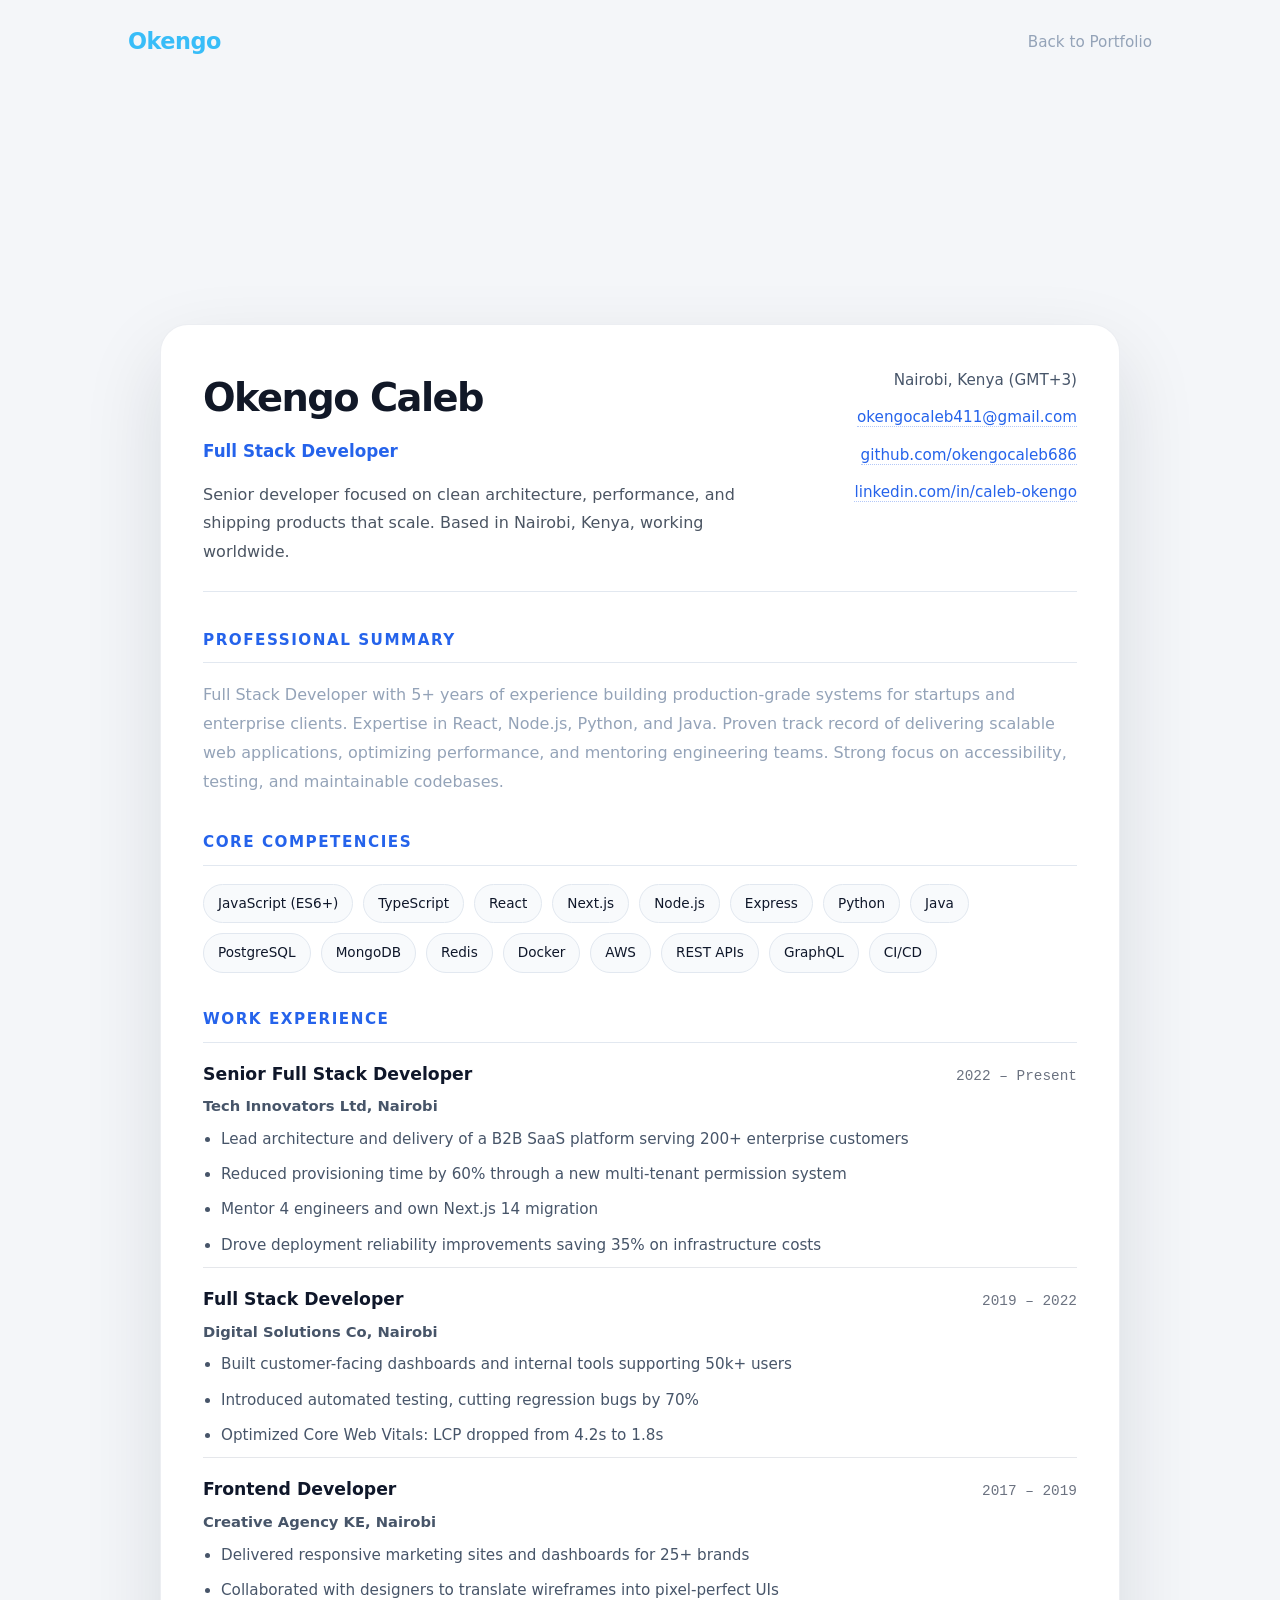
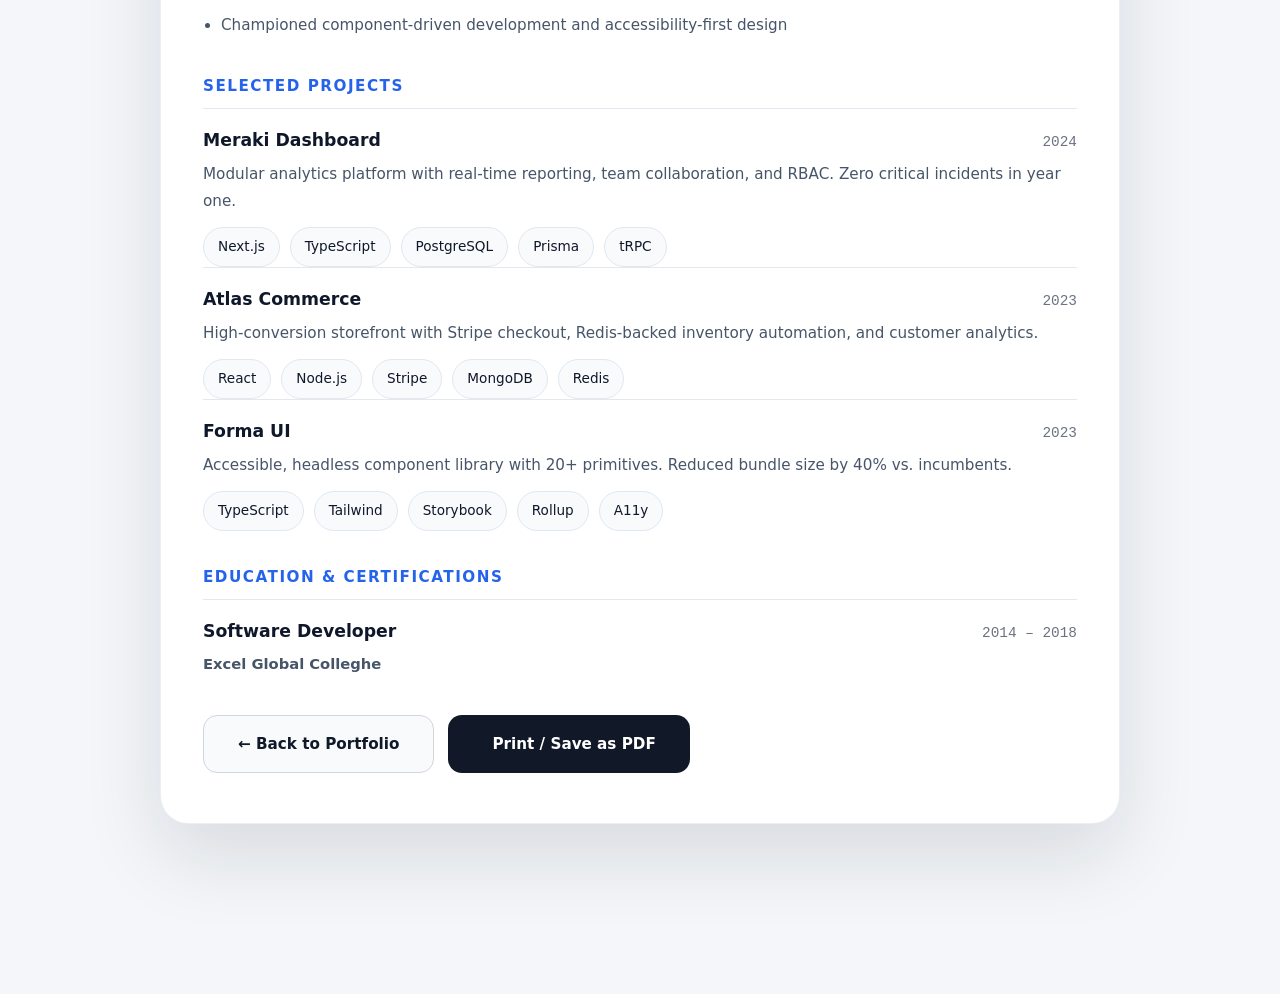
<file: resume.html>
<!DOCTYPE html>
<html lang="en">
<head>
  <meta charset="UTF-8">
  <meta name="viewport" content="width=device-width, initial-scale=1.0">
  <title>Okengo Caleb – Resume</title>
  <link rel="stylesheet" href="style.css">
  <style>
    body {
      background: #f4f6f9;
      color: #1f2937;
    }

    nav {
      position: relative;
      background: transparent;
      padding: 24px 10%;
      box-shadow: none;
      border-bottom: none;
    }

    .resume-container {
      max-width: 960px;
      margin: 120px auto 60px;
      padding: 42px 42px 50px;
      background: #ffffff;
      border-radius: 28px;
      box-shadow: 0 32px 80px rgba(15, 23, 42, 0.12);
      border: 1px solid rgba(148, 163, 184, 0.18);
    }

    .resume-header {
      display: grid;
      grid-template-columns: 1fr auto;
      gap: 32px;
      align-items: start;
      margin-bottom: 36px;
      padding-bottom: 24px;
      border-bottom: 1px solid #e2e8f0;
    }

    .resume-header h1 {
      font-size: 2.4rem;
      font-weight: 800;
      letter-spacing: -0.04em;
      margin-bottom: 8px;
      color: #111827;
    }

    .resume-header .role {
      color: #2563eb;
      font-weight: 600;
      font-size: 1.05rem;
      margin-bottom: 14px;
    }

    .resume-header p {
      color: #4b5563;
      max-width: 560px;
      line-height: 1.8;
    }

    .resume-meta {
      text-align: right;
      font-size: 0.95rem;
      color: #475569;
      line-height: 1.8;
    }

    .resume-meta a {
      color: #2563eb;
      text-decoration: none;
      border-bottom: 1px dotted rgba(37, 99, 235, 0.35);
    }

    .resume-meta div {
      margin-bottom: 10px;
    }

    .resume-section {
      margin-bottom: 34px;
    }

    .resume-section h2 {
      font-size: 0.95rem;
      text-transform: uppercase;
      letter-spacing: 1.5px;
      color: #2563eb;
      border-bottom: 1px solid #e2e8f0;
      padding-bottom: 10px;
      margin-bottom: 18px;
      font-weight: 700;
    }

    .resume-item {
      padding-top: 18px;
      border-top: 1px solid #e5e7eb;
    }

    .resume-item:first-of-type {
      border-top: none;
      padding-top: 0;
    }

    .resume-item-header {
      display: flex;
      justify-content: space-between;
      align-items: baseline;
      gap: 16px;
      flex-wrap: wrap;
      margin-bottom: 6px;
    }

    .resume-item-header h3 {
      font-size: 1.08rem;
      font-weight: 700;
      color: #0f172a;
    }

    .resume-item-header .date {
      font-size: 0.9rem;
      color: #6b7280;
      font-family: ui-monospace, SFMono-Regular, Menlo, Monaco, Consolas, 'Liberation Mono', 'Courier New', monospace;
    }

    .resume-item .company {
      color: #475569;
      font-weight: 600;
      font-size: 0.92rem;
      margin-bottom: 8px;
    }

    .resume-item p,
    .resume-item ul {
      color: #475569;
      font-size: 0.95rem;
      line-height: 1.8;
    }

    .resume-item ul {
      padding-left: 18px;
      margin-top: 8px;
    }

    .resume-item li {
      margin-bottom: 8px;
    }

    .resume-skills {
      display: flex;
      flex-wrap: wrap;
      gap: 10px;
      margin-top: 12px;
    }

    .resume-skills span {
      padding: 8px 14px;
      background: #f8fafc;
      border: 1px solid #e2e8f0;
      border-radius: 999px;
      font-size: 0.85rem;
      color: #0f172a;
    }

    .resume-actions {
      margin-top: 40px;
      display: flex;
      gap: 14px;
      justify-content: flex-start;
    }

    .btn-visual.primary {
      background: #111827;
      color: #fff;
      box-shadow: none;
    }

    .btn-visual.primary:hover {
      transform: translateY(-2px);
      background: #1f2937;
      box-shadow: 0 14px 30px rgba(15, 23, 42, 0.12);
    }

    .btn-visual.secondary {
      background: #f8fafc;
      color: #111827;
      border: 1px solid #d1d5db;
      backdrop-filter: none;
    }

    .btn-visual.secondary:hover {
      color: #2563eb;
      border-color: #2563eb;
      background: #eef2ff;
      transform: translateY(-2px);
    }

    @media (max-width: 900px) {
      .resume-header {
        grid-template-columns: 1fr;
      }

      .resume-meta {
        text-align: left;
      }
    }

    @media print {
      body { background: #fff; color: #000; }
      nav, .no-print { display: none !important; }
      .resume-container { box-shadow: none; border: none; margin: 0; padding: 0; }
      .resume-item { border-color: #ddd; }
    }
  </style>
</head>
<body>
  <nav id="navbar">
    <h2 class="brand">Okengo</h2>
    <div class="nav-right">
      <div class="nav-links" id="navLinks">
        <a href="index.html">Back to Portfolio</a>
      </div>
    </div>
  </nav>

  <section style="padding-top: 120px;">
    <div class="resume-container">
      <div class="resume-header">
        <div>
          <h1>Okengo Caleb</h1>
          <p class="role">Full Stack Developer</p>
          <p>
            Senior developer focused on clean architecture, performance, and shipping products that scale. Based in Nairobi, Kenya, working worldwide.
          </p>
        </div>
        <div class="resume-meta">
        <div>Nairobi, Kenya (GMT+3)</div>
        <div><a href="mailto:okengocaleb411@gmail.com">okengocaleb411@gmail.com</a></div>
        <div><a href="https://github.com/okengocaleb686">github.com/okengocaleb686</a></div>
        <div><a href="https://ke.linkedin.com/in/caleb-okengo-623826327?trk=public_profile_samename-profile">linkedin.com/in/caleb-okengo</a></div>
      </div>
    </div>

    <div class="resume-section">
      <h2>Professional Summary</h2>
      <p style="color: var(--text-muted); line-height: 1.8;">
        Full Stack Developer with 5+ years of experience building production-grade systems for startups and enterprise clients. Expertise in React, Node.js, Python, and Java. Proven track record of delivering scalable web applications, optimizing performance, and mentoring engineering teams. Strong focus on accessibility, testing, and maintainable codebases.
      </p>
    </div>

    <div class="resume-section">
      <h2>Core Competencies</h2>
      <div class="resume-skills">
        <span>JavaScript (ES6+)</span>
        <span>TypeScript</span>
        <span>React</span>
        <span>Next.js</span>
        <span>Node.js</span>
        <span>Express</span>
        <span>Python</span>
        <span>Java</span>
        <span>PostgreSQL</span>
        <span>MongoDB</span>
        <span>Redis</span>
        <span>Docker</span>
        <span>AWS</span>
        <span>REST APIs</span>
        <span>GraphQL</span>
        <span>CI/CD</span>
      </div>
    </div>

    <div class="resume-section">
      <h2>Work Experience</h2>

      <div class="resume-item">
        <div class="resume-item-header">
          <h3>Senior Full Stack Developer</h3>
          <span class="date">2022 – Present</span>
        </div>
        <div class="company">Tech Innovators Ltd, Nairobi</div>
        <ul>
          <li>Lead architecture and delivery of a B2B SaaS platform serving 200+ enterprise customers</li>
          <li>Reduced provisioning time by 60% through a new multi-tenant permission system</li>
          <li>Mentor 4 engineers and own Next.js 14 migration</li>
          <li>Drove deployment reliability improvements saving 35% on infrastructure costs</li>
        </ul>
      </div>

      <div class="resume-item">
        <div class="resume-item-header">
          <h3>Full Stack Developer</h3>
          <span class="date">2019 – 2022</span>
        </div>
        <div class="company">Digital Solutions Co, Nairobi</div>
        <ul>
          <li>Built customer-facing dashboards and internal tools supporting 50k+ users</li>
          <li>Introduced automated testing, cutting regression bugs by 70%</li>
          <li>Optimized Core Web Vitals: LCP dropped from 4.2s to 1.8s</li>
        </ul>
      </div>

      <div class="resume-item">
        <div class="resume-item-header">
          <h3>Frontend Developer</h3>
          <span class="date">2017 – 2019</span>
        </div>
        <div class="company">Creative Agency KE, Nairobi</div>
        <ul>
          <li>Delivered responsive marketing sites and dashboards for 25+ brands</li>
          <li>Collaborated with designers to translate wireframes into pixel-perfect UIs</li>
          <li>Championed component-driven development and accessibility-first design</li>
        </ul>
      </div>
    </div>

    <div class="resume-section">
      <h2>Selected Projects</h2>
      <div class="resume-item">
        <div class="resume-item-header">
          <h3>Meraki Dashboard</h3>
          <span class="date">2024</span>
        </div>
        <p>Modular analytics platform with real-time reporting, team collaboration, and RBAC. Zero critical incidents in year one.</p>
        <div class="resume-skills">
          <span>Next.js</span><span>TypeScript</span><span>PostgreSQL</span><span>Prisma</span><span>tRPC</span>
        </div>
      </div>
      <div class="resume-item">
        <div class="resume-item-header">
          <h3>Atlas Commerce</h3>
          <span class="date">2023</span>
        </div>
        <p>High-conversion storefront with Stripe checkout, Redis-backed inventory automation, and customer analytics.</p>
        <div class="resume-skills">
          <span>React</span><span>Node.js</span><span>Stripe</span><span>MongoDB</span><span>Redis</span>
        </div>
      </div>
      <div class="resume-item">
        <div class="resume-item-header">
          <h3>Forma UI</h3>
          <span class="date">2023</span>
        </div>
        <p>Accessible, headless component library with 20+ primitives. Reduced bundle size by 40% vs. incumbents.</p>
        <div class="resume-skills">
          <span>TypeScript</span><span>Tailwind</span><span>Storybook</span><span>Rollup</span><span>A11y</span>
        </div>
      </div>
    </div>

    <div class="resume-section">
      <h2>Education & Certifications</h2>
      <div class="resume-item">
        <div class="resume-item-header">
          <h3>Software Developer</h3>
          <span class="date">2014 – 2018</span>
        </div>
        <div class="company">Excel Global Colleghe </div>
      </div>
    </div>

    <div class="resume-actions no-print">
      <a href="index.html" class="btn-visual secondary">← Back to Portfolio</a>
      <button onclick="window.print()" class="btn-visual primary">
        <i class="fas fa-print"></i> Print / Save as PDF
      </button>
    </div>
  </div>
  </section>

  <script src="script.js"></script>
</body>
</html>
</file>
<file: style.css>
:root {
  --bg: #0f172a;
  --card: #111827;
  --dark: #060b16;
  --border: #1f2937;
  --text: #f8fafc;
  --text-muted: #94a3b8;
  --primary: #38bdf8;
  --primary-hover: #7dd3fc;
  --accent: #60a5fa;
  --glow: rgba(56, 189, 248, 0.16);
  --surface: rgba(255, 255, 255, 0.04);
  --surface-hover: rgba(255, 255, 255, 0.07);
}

* { 
  margin: 0; 
  padding: 0; 
  box-sizing: border-box; 
  font-family: system-ui, -apple-system, BlinkMacSystemFont, "Segoe UI", Roboto, sans-serif; 
}

body { 
  background: var(--bg); 
  color: var(--text); 
  line-height: 1.6; 
  scroll-behavior: smooth; 
  overflow-x: hidden;
}

/* Navbar */
nav {
  position: fixed; top: 0; left: 0; right: 0;
  background: transparent; color: var(--text);
  display: flex; align-items: center; justify-content: space-between;
  padding: 20px 10%; z-index: 1000;
  border-bottom: 1px solid transparent;
  transition: all 0.4s ease;
}

nav.scrolled {
  background: rgba(17, 26, 46, 0.8);
  backdrop-filter: blur(12px);
  -webkit-backdrop-filter: blur(12px);
  padding: 14px 10%;
  border-bottom: 1px solid var(--border);
  box-shadow: 0 10px 30px -10px rgba(0,0,0,0.5);
}

nav h2 { 
  font-weight: 800; 
  font-size: 1.4rem; 
  color: var(--primary); 
  letter-spacing: -0.5px; 
  cursor: pointer;
}

.nav-right { 
  display: flex; 
  align-items: center; 
  gap: 24px; 
  justify-content: flex-end;
}

.nav-left h2 {
  font-weight: 800;
  font-size: 1.1rem;
  color: var(--text);
  margin: 0;
  cursor: pointer;
}

.nav-links { 
  display: flex; 
  gap: 24px; 
}

.nav-links a { 
  color: var(--text-muted); 
  text-decoration: none; 
  font-weight: 500; 
  font-size: 0.95rem; 
  transition: .3s ease; 
  position: relative; 
}

.nav-links a:hover, 
.nav-links a.active { 
  color: var(--primary); 
}

.nav-links a::after {
  content: ''; 
  position: absolute; 
  bottom: -6px; 
  left: 0; 
  width: 0; 
  height: 2px;
  background: var(--primary); 
  transition: width 0.3s ease;
}

.nav-links a.active::after, 
.nav-links a:hover::after { 
  width: 100%; 
}

.hamburger { 
  display: none; 
  background: transparent; 
  border: 0; 
  color: var(--text); 
  font-size: 1.4rem; 
  cursor: pointer; 
  padding: 4px;
}

.mobile-menu {
  position: fixed; 
  left: 0; 
  right: 0; 
  top: 71px;
  background: var(--card); 
  z-index: 999;
  display: flex; 
  flex-direction: column; 
  text-align: center;
  max-height: 0; 
  overflow: hidden; 
  transition: max-height .3s ease;
  border-bottom: 0px solid var(--border);
}
.mobile-menu.open { 
  max-height: 320px; 
  border-bottom: 1px solid var(--border); 
}
.mobile-menu a { 
  color: var(--text-muted); 
  text-decoration: none; 
  padding: 14px 0; 
  font-weight: 500; 
  border-top: 1px solid var(--border); 
}
.mobile-menu a:hover, 
.mobile-menu a.active { 
  background: var(--bg); 
  color: var(--primary); 
}

/* Hero Section */
.hero {
  position: relative;
  min-height: 100vh; 
  background: 
    radial-gradient(ellipse at 20% 30%, rgba(248, 250, 252, 0.05) 0%, transparent 45%),
    radial-gradient(ellipse at 80% 70%, rgba(56, 189, 248, 0.06) 0%, transparent 50%),
    linear-gradient(135deg, #08101f 0%, #0f172a 50%, #111827 100%); 
  display: flex; 
  justify-content: center; 
  align-items: center; 
  color: #fff; 
  padding: 120px 6% 100px;
  overflow: hidden;
}

.hero-pattern {
  position: absolute;
  top: 0; left: 0; right: 0; bottom: 0;
  background-image: 
    linear-gradient(rgba(37, 211, 102, 0.03) 1px, transparent 1px),
    linear-gradient(90deg, rgba(37, 211, 102, 0.03) 1px, transparent 1px);
  background-size: 50px 50px;
  pointer-events: none;
  mask-image: radial-gradient(ellipse at center, black 30%, transparent 60%);
  -webkit-mask-image: radial-gradient(ellipse at center, black 30%, transparent 60%);
}

.hero-content { 
  position: relative; 
  z-index: 2;
  max-width: 1200px;
  width: 100%;
  display: grid;
  grid-template-columns: 1fr 1fr;
  gap: 80px;
  align-items: center;
}

.hero-visual {
  position: relative;
  display: flex;
  justify-content: center;
  align-items: center;
}

.hero-image-wrapper {
  position: relative;
  width: 100%;
  max-width: 380px;
  aspect-ratio: 1;
  display: flex;
  justify-content: center;
  align-items: center;
}

.hero-image-bg {
  position: absolute;
  top: 50%;
  left: 50%;
  transform: translate(-50%, -50%);
  width: 85%;
  height: 85%;
  border-radius: 50%;
  object-fit: cover;
  object-position: center;
  filter: blur(40px);
  opacity: 0.6;
  animation: bgPulse 6s ease-in-out infinite;
  z-index: 0;
}

@keyframes bgPulse {
  0%, 100% { transform: translate(-50%, -50%) scale(1); opacity: 0.3; }
  50% { transform: translate(-50%, -50%) scale(1.1); opacity: 0.4; }
}

.hero-visual {
 position: relative;
  display: flex;
  justify-content: center;
  align-items: center;
}

.hero-image:hover {
  transform: scale(1.02);
  box-shadow: 
    0 0 0 25px rgba(37, 211, 102, 0.12),
    0 50px 120px rgba(0,0,0,0.6);
}

.hero-image-ring {
  position: absolute;
  top: 50%;
  left: 50%;
  transform: translate(-50%, -50%);
  width: 100%;
  height: 100%;
  border-radius: 50%;
  border: 2px solid transparent;
  background: linear-gradient(135deg, rgba(37, 211, 102, 0.3), rgba(0, 168, 132, 0.1)) border-box;
  mask: linear-gradient(#fff 0 0) padding-box, linear-gradient(#fff 0 0);
  mask-composite: exclude;
  -webkit-mask: linear-gradient(#fff 0 0) padding-box, linear-gradient(#fff 0 0);
  -webkit-mask-composite: xor;
  animation: ringRotate 10s linear infinite;
  z-index: 1;
}

@keyframes ringRotate {
  0% { transform: translate(-50%, -50%) rotate(0deg); }
  100% { transform: translate(-50%, -50%) rotate(360deg); }
}

.hero-image-ring-2 {
  position: absolute;
  top: 50%;
  left: 50%;
  transform: translate(-50%, -50%);
  width: 110%;
  height: 110%;
  border-radius: 50%;
  border: 1px solid rgba(37, 211, 102, 0.15);
  animation: ringPulse 4s ease-in-out infinite;
  z-index: 1;
}

@keyframes ringPulse {
  0%, 100% { opacity: 0.3; transform: translate(-50%, -50%) scale(1); }
  50% { opacity: 0.7; transform: translate(-50%, -50%) scale(1.03); }
}

/* Badge Styles - UNIFIED */
.hero-image-badge,
.hero-image-badge-top-left {
  position: absolute;
  background: rgba(17, 26, 46, 0.95);
  border: 1px solid rgba(255, 255, 255, 0.15);
  border-radius: 12px;
  padding: 12px 16px;
  backdrop-filter: blur(20px);
  z-index: 3;
  box-shadow: 0 15px 35px rgba(0,0,0,0.4);
  animation: floatBadge 5s ease-in-out infinite;
  display: flex;
  align-items: center;
  gap: 10px;
  font-weight: 600;
}

.hero-image-badge-top-left {
  top: 20px;
  left: 20px;
  flex-direction: row;
  color: var(--primary);
}

.hero-image-badge-top-left i {
  font-size: 1rem;
  color: var(--primary);
}

.hero-image-badge {
  bottom: 20px;
  right: 20px;
}

.hero-image-badge .badge-icon {
  display: flex;
  align-items: center;
  justify-content: center;
  width: 32px;
  height: 32px;
  border-radius: 8px;
  background: linear-gradient(135deg, var(--primary), var(--accent));
  flex-shrink: 0;
}

.hero-image-badge .badge-icon i {
  font-size: 0.9rem;
  color: #000;
  font-weight: 800;
}

.hero-image-badge .badge-content {
  display: flex;
  flex-direction: column;
  gap: 2px;
}

.hero-image-badge .badge-num {
  font-size: 0.95rem;
  font-weight: 800;
  color: var(--primary);
  line-height: 1;
}

.hero-image-badge .badge-label {
  font-size: 0.7rem;
  color: var(--text-muted);
  text-transform: uppercase;
  letter-spacing: 0.5px;
  font-weight: 600;
  line-height: 1;
}

@keyframes floatBadge {
  0%, 100% { transform: translateY(0); }
  50% { transform: translateY(-10px); }
}

.hero-text-area {
  text-align: left;
}

.hero-eyebrow {
  display: inline-flex;
  align-items: center;
  gap: 10px;
  padding: 8px 18px;
  background: rgba(37, 211, 102, 0.08);
  border: 1px solid rgba(37, 211, 102, 0.2);
  border-radius: 100px;
  font-size: 0.8rem;
  font-weight: 600;
  letter-spacing: 2px;
  text-transform: uppercase;
  color: var(--primary);
  margin-bottom: 28px;
  animation: fadeInUp 0.6s ease 0.1s both;
}

.hero-eyebrow .dot {
  width: 8px;
  height: 8px;
  background: var(--primary);
  border-radius: 50%;
  animation: pulse 2s ease-in-out infinite;
}

.hero-headline {
  font-size: clamp(2.5rem, 5vw, 4rem);
  font-weight: 800;
  letter-spacing: -2px;
  line-height: 1.1;
  margin-bottom: 20px;
  color: #fff;
  animation: fadeInUp 0.6s ease 0.2s both;
}

.hero-headline .gradient-text {
  background: linear-gradient(135deg, #25D366 0%, #1da851 50%, #00a884 100%);
  -webkit-background-clip: text;
  -webkit-text-fill-color: transparent;
  background-clip: text;
  display: inline-block;
}

.hero-description {
  font-size: 1.1rem;
  color: var(--text-muted);
  line-height: 1.7;
  margin-bottom: 36px;
  max-width: 520px;
  animation: fadeInUp 0.6s ease 0.3s both;
}

.hero-skills {
  display: flex;
  flex-wrap: wrap;
  gap: 10px;
  margin-bottom: 40px;
  animation: fadeInUp 0.6s ease 0.4s both;
}

.hero-skill {
  padding: 10px 20px;
  background: rgba(255, 255, 255, 0.03);
  border: 1px solid rgba(255, 255, 255, 0.1);
  border-radius: 100px;
  font-size: 0.9rem;
  color: var(--text-muted);
  font-weight: 500;
  transition: all 0.3s ease;
  display: flex;
  align-items: center;
  gap: 8px;
}

.hero-skill:hover {
  border-color: var(--primary);
  color: var(--primary);
  background: rgba(37, 211, 102, 0.05);
  transform: translateY(-2px);
}

.hero-skill i {
  color: var(--accent);
  font-size: 0.85rem;
}

.hero-buttons {
  display: flex;
  flex-wrap: wrap;
  gap: 14px;
  animation: fadeInUp 0.6s ease 0.5s both;
}

.btn-visual {
  padding: 16px 34px;
  border-radius: 14px;
  font-weight: 600;
  font-size: 0.95rem;
  text-decoration: none;
  display: inline-flex;
  align-items: center;
  gap: 10px;
  transition: all 0.3s ease;
  cursor: pointer;
  border: none;
  font-family: inherit;
}

.btn-visual.primary {
  background: var(--primary);
  color: #000;
  box-shadow: 0 4px 20px rgba(37, 211, 102, 0.3);
}

.btn-visual.primary:hover {
  transform: translateY(-3px);
  box-shadow: 0 8px 30px rgba(37, 211, 102, 0.5);
  background: #2ce36b;
}

.btn-visual.secondary {
  background: rgba(255, 255, 255, 0.05);
  color: #fff;
  border: 1px solid rgba(255, 255, 255, 0.15);
  backdrop-filter: blur(10px);
}

.btn-visual.secondary:hover {
  border-color: var(--primary);
  color: var(--primary);
  background: rgba(37, 211, 102, 0.05);
  transform: translateY(-3px);
}

.btn-visual.ghost {
  background: transparent;
  color: var(--text-muted);
  border: 1px solid transparent;
}

.btn-visual.ghost:hover {
  color: #fff;
  border-color: rgba(255,255,255,0.15);
  background: rgba(255,255,255,0.03);
}

.hero-availability {
  margin-top: 48px;
  display: flex;
  align-items: center;
  gap: 10px;
  font-size: 0.9rem;
  color: var(--text-muted);
  animation: fadeInUp 0.6s ease 0.6s both;
}

.hero-availability .pulse-dot {
  width: 10px;
  height: 10px;
  background: var(--primary);
  border-radius: 50%;
  animation: pulse 2s ease-in-out infinite;
  box-shadow: 0 0 12px var(--primary);
  position: relative;
}

.hero-availability .pulse-dot::after {
  content: '';
  position: absolute;
  top: -3px;
  left: -3px;
  right: -3px;
  bottom: -3px;
  border-radius: 50%;
  border: 1px solid var(--primary);
  opacity: 0.3;
  animation: ringPulse 2s ease-in-out infinite;
}

.hero-availability strong {
  color: var(--primary);
  font-weight: 600;
}

.hero-scroll-cue {
  position: absolute;
  bottom: 30px;
  left: 50%;
  transform: translateX(-50%);
  display: flex;
  flex-direction: column;
  align-items: center;
  gap: 8px;
  color: var(--text-muted);
  font-size: 0.7rem;
  letter-spacing: 3px;
  text-transform: uppercase;
  animation: fadeInUp 0.6s ease 1s both;
  z-index: 3;
  cursor: pointer;
  background: none;
  border: none;
}

.hero-scroll-cue .scroll-line {
  width: 1px;
  height: 35px;
  background: linear-gradient(180deg, var(--primary), transparent);
  animation: scrollPulse 2s ease-in-out infinite;
}

.hero-scroll-cue:hover {
  color: var(--primary);
}

.hero-scroll-cue:hover .scroll-line {
  background: linear-gradient(180deg, var(--primary), var(--accent));
}

@keyframes scrollPulse {
  0%, 100% { opacity: 0.3; height: 40px; }
  50% { opacity: 1; height: 50px; }
}

@keyframes pulse {
  0%, 100% { box-shadow: 0 0 0 0 rgba(37, 211, 102, 0.7); }
  50% { box-shadow: 0 0 0 10px rgba(37, 211, 102, 0); }
}

@keyframes fadeInUp {
  0% { opacity: 0; transform: translateY(30px); }
  100% { opacity: 1; transform: translateY(0); }
}

/* Generic Sections */
section { 
  padding: 110px 10%; 
  position: relative; 
}

.section-heading {
  text-align: center;
  margin-bottom: 60px;
}

.section-heading .eyebrow {
  display: inline-flex;
  align-items: center;
  gap: 10px;
  padding: 8px 18px;
  background: rgba(37, 211, 102, 0.08);
  border: 1px solid rgba(37, 211, 102, 0.2);
  border-radius: 100px;
  font-size: 0.8rem;
  font-weight: 600;
  letter-spacing: 2px;
  text-transform: uppercase;
  color: var(--primary);
  margin-bottom: 20px;
}

.section-heading h2 {
  font-size: clamp(1.8rem, 3vw, 2.5rem);
  font-weight: 800;
  letter-spacing: -1px;
  line-height: 1.2;
}

#skills, #projects { 
  text-align: center; 
}

#skills .grid, 
#projects .grid { 
  justify-items: center; 
}

/* Cards */
.grid { 
  display: grid; 
  grid-template-columns: repeat(auto-fit, minmax(300px, 1fr)); 
  gap: 32px; 
}

.card {
  background: var(--card); 
  padding: 36px; 
  border-radius: 20px;
  box-shadow: 0 4px 20px -2px rgba(0, 0, 0, 0.3); 
  transition: all 0.4s cubic-bezier(0.4, 0, 0.2, 1);
  border: 1px solid rgba(255, 255, 255, 0.03);
  text-align: left;
}

.card:hover { 
  transform: translateY(-6px); 
  box-shadow: 0 25px 35px -5px rgba(0,0,0,0.5), 0 0 15px var(--glow); 
  border-color: rgba(37, 211, 102, 0.3); 
}

.card i.main-icon { 
  font-size: 2.4rem; 
  color: var(--primary); 
  margin-bottom: 24px; 
  display: block; 
}

.card h3 { 
  font-size: 1.4rem; 
  font-weight: 700; 
  margin-bottom: 14px; 
  color: #fff; 
}

.card p { 
  color: var(--text-muted); 
  font-size: 1rem; 
  line-height: 1.7;
}

/* Project specific */
.project { 
  display: flex; 
  flex-direction: column; 
  justify-content: space-between; 
  position: relative; 
  overflow: hidden; 
}

.project-label {
  display: inline-block;
  padding: 6px 14px;
  background: rgba(37, 211, 102, 0.1);
  color: var(--primary);
  font-size: 0.75rem;
  font-weight: 700;
  text-transform: uppercase;
  letter-spacing: 1px;
  border-radius: 100px;
  margin-bottom: 16px;
  border: 1px solid rgba(37, 211, 102, 0.2);
}

.project h3 {
  margin-bottom: 12px;
}

.project p { 
  margin-bottom: 24px; 
  flex-grow: 1; 
}

.project-links { 
  display: flex; 
  gap: 20px; 
  border-top: 1px solid var(--border); 
  padding-top: 20px; 
}

.project-links a { 
  color: var(--accent); 
  text-decoration: none; 
  font-weight: 600; 
  font-size: 0.95rem; 
  display: inline-flex; 
  align-items: center; 
  gap: 6px; 
  transition: color 0.2s; 
}

.project-links a:hover { 
  color: var(--primary); 
}

/* About */
.about-wrapper { 
  max-width: 800px; 
  margin: 0 auto; 
  text-align: center; 
}

.about-lead { 
  font-size: 1.1rem; 
  color: var(--text); 
  margin-top: 16px;
  line-height: 1.8;
}

.about-sub { 
  margin-top: 16px; 
  font-size: 1.05rem; 
  color: var(--text-muted); 
  line-height: 1.8;
}

.about-action { 
  margin-top: 32px; 
}

/* Reveal Engine */
.reveal{
  opacity: 0;
  transform: translateY(40px);
  transition: all 0.75s cubic-bezier(0.25, 1, 0.5, 1);
}

.reveal.active {
  opacity: 1;
  transform: translateY(0);
}

/* Contact */
#contact { 
  padding-bottom: 140px; 
  position: relative;
}

.contact-header {
  text-align: center;
  margin-bottom: 32px;
}

.contact-header h2 {
  margin-bottom: 12px;
}

.contact-lead {
  font-size: 1.1rem;
  color: var(--text-muted);
  margin-bottom: 8px;
}

.contact-location {
  text-align: center;
  color: var(--text-muted);
  font-size: 1.05rem;
  margin: 48px auto 32px;
  display: block;
  padding: 20px 28px;
  background: rgba(255, 255, 255, 0.02);
  border: 1px solid rgba(255, 255, 255, 0.06);
  border-radius: 16px;
  max-width: 500px;
}

.contact-location i {
  color: var(--primary);
  font-size: 1.2rem;
  display: block;
  text-align: center;
  margin-bottom: 8px;
}

.contact-grid {
  display: grid;
  grid-template-columns: repeat(4, 1fr);
  gap: 16px;
  max-width: 1200px;
  margin: 0 auto;
}

.contact-card {
  background: var(--card);
  border: 1px solid var(--border);
  border-radius: 12px;
  padding: 20px 16px;
  text-decoration: none;
  color: var(--text);
  transition: all 0.3s cubic-bezier(0.4, 0, 0.2, 1);
  position: relative;
  overflow: hidden;
  display: flex;
  align-items: center;
  gap: 12px;
  cursor: pointer;
  box-shadow: 0 2px 8px rgba(0,0,0,0.12);
}

.contact-card::after {
  content: '';
  position: absolute;
  top: 0; left: 0; right: 0; bottom: 0;
  background: radial-gradient(circle at center, rgba(37, 211, 102, 0.06) 0%, transparent 70%);
  opacity: 0;
  transition: opacity 0.3s ease;
  pointer-events: none;
}

.contact-card:hover::after {
  opacity: 1;
}

.contact-card:hover {
  transform: translateY(-2px);
  border-color: rgba(37, 211, 102, 0.4);
  box-shadow: 0 6px 16px rgba(0,0,0,0.2);
}

.contact-card-icon {
  width: 36px;
  height: 36px;
  border-radius: 50%;
  background: linear-gradient(135deg, var(--primary), var(--accent));
  display: flex;
  align-items: center;
  justify-content: center;
  font-size: 1rem;
  color: #000;
  transition: transform 0.3s ease;
  flex-shrink: 0;
}

.contact-card:hover .contact-card-icon {
  transform: scale(1.08);
}

.contact-card-content {
  display: flex;
  flex-direction: column;
  gap: 2px;
  min-width: 0;
}

.contact-card-title {
  font-size: 0.9rem;
  font-weight: 600;
  color: #fff;
}

.contact-card-value {
  font-size: 0.82rem;
  color: var(--text-muted);
  white-space: nowrap;
  overflow: hidden;
  text-overflow: ellipsis;
}

.contact-card-highlight {
  border-color: rgba(37, 211, 102, 0.3);
  background: rgba(37, 211, 102, 0.03);
}

.contact-card-highlight::before {
  content: 'Fastest Response';
  position: absolute;
  top: 10px;
  right: 10px;
  background: var(--primary);
  color: #000;
  font-size: 0.6rem;
  font-weight: 700;
  padding: 3px 8px;
  border-radius: 100px;
  text-transform: uppercase;
  letter-spacing: 0.5px;
  z-index: 2;
}

/* Footer */
footer {
  background: var(--dark);
  padding: 80px 10% 30px;
  border-top: 1px solid var(--border);
}

.footer-wrapper {
  max-width: 1200px;
  margin: 0 auto;
  display: grid;
  grid-template-columns: 1.5fr 1fr 1fr 1fr 1.3fr;
  gap: 40px;
  margin-bottom: 60px;
}

.footer-col h3 {
  font-size: 1.3rem;
  font-weight: 800;
  color: var(--primary);
  margin-bottom: 16px;
}

.footer-col h4 {
  font-size: 0.85rem;
  font-weight: 700;
  text-transform: uppercase;
  letter-spacing: 1.5px;
  color: var(--text);
  margin-bottom: 20px;
}

.footer-col p {
  color: var(--text-muted);
  font-size: 0.95rem;
  line-height: 1.7;
}

.footer-col a {
  display: block;
  color: var(--text-muted);
  text-decoration: none;
  font-size: 0.95rem;
  margin-bottom: 10px;
  transition: color 0.2s;
}

.footer-col a:hover {
  color: var(--primary);
}

.footer-cta .btn-visual {
  margin-top: 16px;
  padding: 14px 28px;
  font-size: 0.9rem;
}

.footer-bottom {
  max-width: 1200px;
  margin: 0 auto;
  text-align: center;
  padding-top: 40px;
  border-top: 1px solid var(--border);
  color: var(--text-muted);
  font-size: 0.85rem;
}

/* Responsive Design */
@media (max-width: 1200px) {
  .hero-content {
    gap: 40px;
  }
  
  .footer-wrapper {
    grid-template-columns: 1fr 1fr;
    gap: 30px;
  }
}

@media (max-width: 768px) {
  nav {
    padding: 14px 6%;
  }
  
  .nav-links {
    display: none;
  }
  
  .hamburger {
    display: block;
  }
  
  .hero {
    padding: 80px 6% 60px;
  }
  
  .hero-content {
    grid-template-columns: 1fr;
    gap: 40px;
  }
  
  .hero-image-wrapper {
    max-width: 280px;
  }
  
  .hero-image {
    max-width: 280px;
    max-height: 280px;
  }
  
  .hero-image-badge,
  .hero-image-badge-top-left {
    padding: 10px 14px;
    font-size: 0.8rem;
  }
  
  .hero-image-badge .badge-icon {
    width: 28px;
    height: 28px;
  }
  
  .hero-image-badge .badge-num {
    font-size: 0.85rem;
  }
  
  .hero-headline {
    font-size: clamp(2rem, 4vw, 2.8rem);
  }
  
  section {
    padding: 70px 6%;
  }
  
  .grid {
    grid-template-columns: 1fr;
  }
  
  .contact-grid {
    grid-template-columns: repeat(2, 1fr);
  }
  
  .footer-wrapper {
    grid-template-columns: 1fr;
  }
}

@media (max-width: 480px) {
  .hero-image-wrapper {
    max-width: 240px;
  }
  
  .hero-image {
    max-width: 240px;
    max-height: 240px;
  }
  
  .hero-image-badge,
  .hero-image-badge-top-left {
    padding: 9px 12px;
    font-size: 0.75rem;
    border-radius: 10px;
  }
  
  .hero-image-badge .badge-icon {
    width: 26px;
    height: 26px;
  }
  
  .hero-image-badge .badge-icon i {
    font-size: 0.8rem;
  }
  
  .hero-image-badge .badge-num {
    font-size: 0.8rem;
  }
  
  .hero-image-badge .badge-label {
    font-size: 0.65rem;
  }
  
  .contact-grid {
    grid-template-columns: 1fr;
  }
}
</file>
